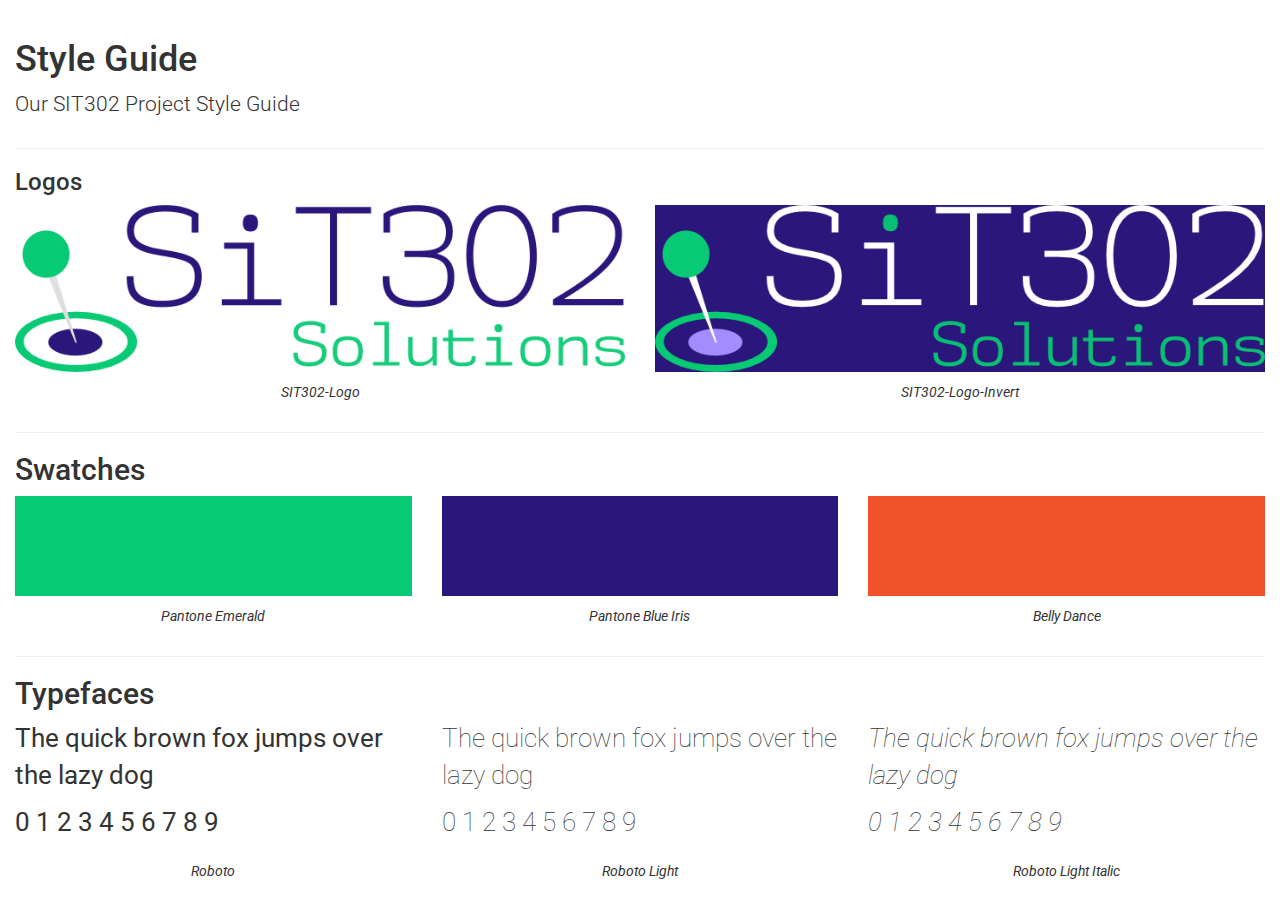
<file: styleguide/development/stage2/tour-planner/styleguide/styleguide.html>
<!DOCTYPE html>
<html>
	<head>
		<link href="http://fonts.googleapis.com/css?family=Roboto:400,100,100italic,300italic,300,500,400italic,500italic,700,900,900italic,700italic" rel="stylesheet" type="text/css">
		<link href="https://maxcdn.bootstrapcdn.com/bootstrap/3.3.4/css/bootstrap.min.css" rel="stylesheet" type="text/css">
		
		<script src="https://maxcdn.bootstrapcdn.com/bootstrap/3.3.4/js/bootstrap.min.js"></script>
		
		<!--[if lt IE 9]>
			<script src="https://oss.maxcdn.com/html5shiv/3.7.2/html5shiv.min.js"></script>
			<script src="https://oss.maxcdn.com/respond/1.4.2/respond.min.js"></script>
		<![endif]-->
		
		<style>
			
			body {
				font-family: "Roboto";
			}
			
			.caption {
				text-align: center;
				padding-top: 10px;
				font-style: italic;
			}
			
			.type-test {
				font-size: 26px;
			}
			
			.type-light {
				font-weight: 100;
			}
			
			.type-light-italic {
				font-weight: 100;
				font-style: italic;
			}
		</style>
	</head>
	<body>
		<div class="container-fluid">
			<div class="page-header">
				<h1>Style Guide</h1>
				<p class="lead">Our SIT302 Project Style Guide</p>
			</div>
			<h3>Logos</h3>
			<div class="row">
				<div class="col-sm-6">
					<img class="img-responsive" src="SIT302-Logo.png" />
					<p class="caption">SIT302-Logo</p>
				</div>
				<div class="col-sm-6">
					<img style="background-color: rgb(43, 22, 123)" class="img-responsive" src="SIT302-Logo-Invert.png" />
					<p class="caption">SIT302-Logo-Invert</p>
				</div>
			</div>
			<hr />
			
			<h2>Swatches</h2>
			<div class="row">
				<div class="col-sm-4">
					<div style="height: 100px; background-color: rgb(8, 202, 116);"></div>
					<p class="caption">Pantone Emerald</p>
				</div>
				<div class="col-sm-4">
					<div style="height: 100px; background-color: rgb(43, 22, 123);"></div>
					<p class="caption">Pantone Blue Iris</p>
				</div>
				<div class="col-sm-4">
					<div style="height: 100px; background-color: rgb(240, 83, 41);"></div>
					<p class="caption">Belly Dance</p>
				</div>
			</div>
			<hr />
			
			<h2>Typefaces</h2>
			<div class="row">
				<div class="col-sm-4">
					<p class="type-test">The quick brown fox jumps over the lazy dog</p>
					<p class="type-test">0 1 2 3 4 5 6 7 8 9</p>
					<p class="caption">Roboto</p>
				</div>
				<div class="col-sm-4">
					<p class="type-test type-light">The quick brown fox jumps over the lazy dog</p>
					<p class="type-test type-light">0 1 2 3 4 5 6 7 8 9</p>
					<p class="caption">Roboto Light</p>
				</div>
				<div class="col-sm-4">
					<p class="type-test type-light-italic">The quick brown fox jumps over the lazy dog</p>
					<p class="type-test type-light-italic">0 1 2 3 4 5 6 7 8 9</p>
					<p class="caption">Roboto Light Italic</p>
				</div>
			</div>
		</div>
	</body>
</html>
</file>
